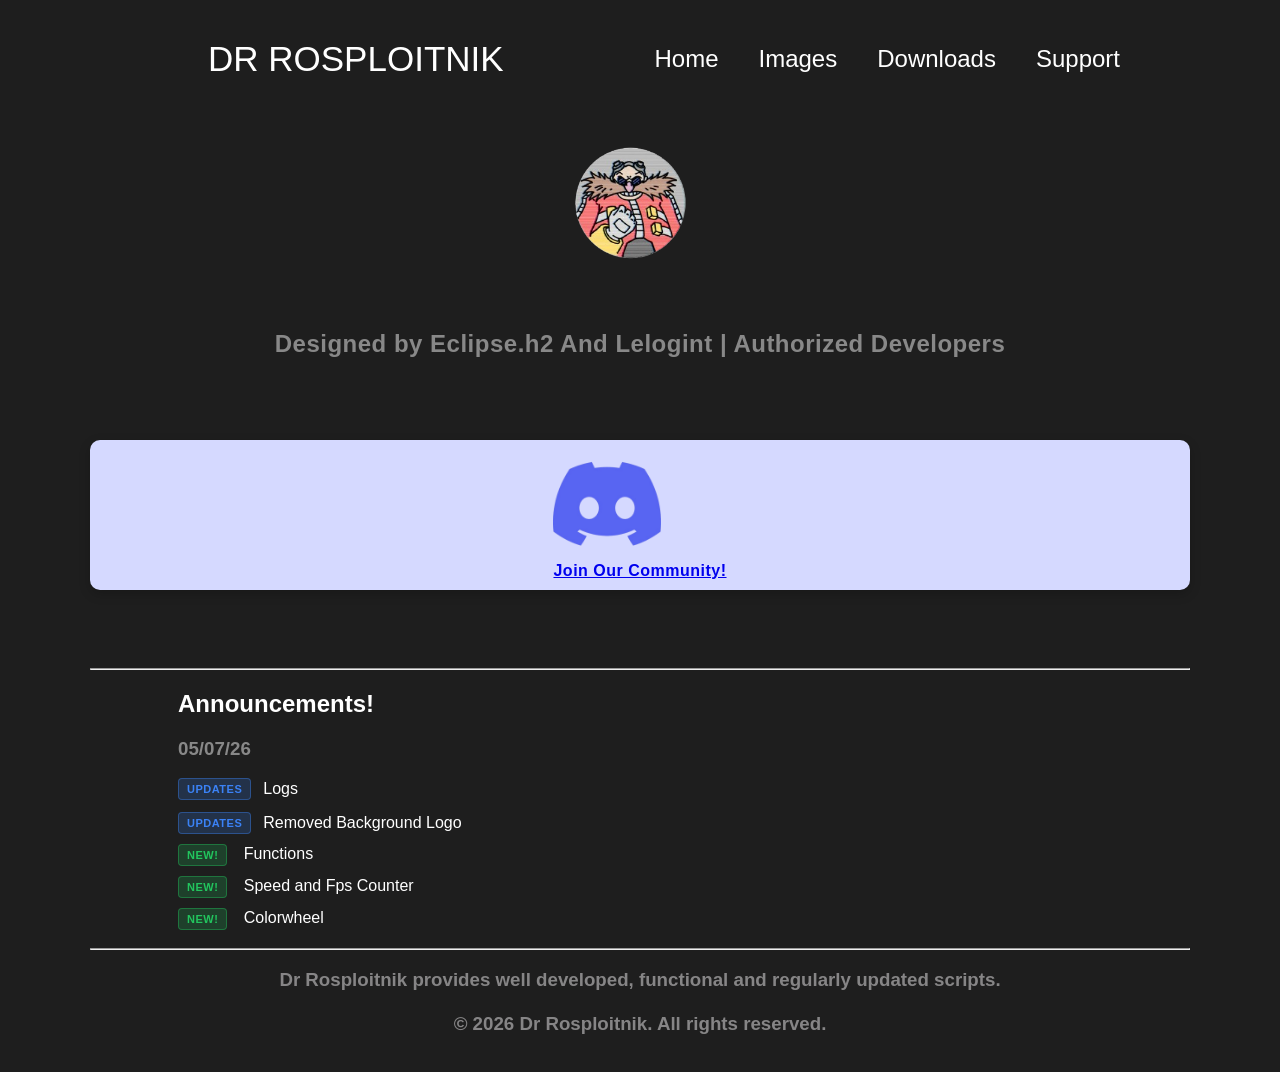
<file: index.html>
<!DOCTYPE html>
    <html lang="en">
    <head>
        <meta name="viewport" content="width=device-width, initial-scale=1.0">
        <title>Dr Rosploitnik</title>
        <link rel="icon" type="image/x-icon" href="android-chrome-512x512.png">
        <style>
            .imgMain {
                display: block;
                margin: 0;   
            }

        </style>
        <link rel="stylesheet" href="style.css">
        <script defer src="activePage.js"></script>
    </head>
    <body>

        <!--Desktop Website-->
        <nav class="navbar">
            <div class="logo">DR ROSPLOITNIK</div>
            <ul class="nav-links">
                <li><a href="index.html">Home</a></li>
                <li><a href="images.html">Images</a></li>
                <li><a href="download.html">Downloads</a></li>
                <li><a href="Support.html">Support</a></li>
            </ul>
        </nav>

    <main>
        <div class="rosploitnik-logo">
            <img src="Dr-Logo.png" width="300" height="300">
            </div>
            <div class="lower-text">
                <h4 style="text-align: center;">
              Designed by Eclipse.h2 And Lelogint   | Authorized Developers
              
                </h4>
            </div>
            <div class="discord-link">
                <a href="https://discord.gg/ACQGysdVkd" target="_blank" rel="noopener noreferrer">
    <div class="discord-logo">
        <img src="discord.png" alt="Join our Discord Server" width="108" height="108">
    </div>
    <div class="discord-text">
        <span>Join Our Community!</span>
    </div>
    </a>
     </div>
    <hr>
    <div class="Announcements">
    <h2 style="color: white;">Announcements!</h2>
    <h3 style="color: #888888;">05/07/26</h3>
    <div class="announcement-item" style="margin-bottom: 12px;">
        <span class="badge badge-update">UPDATES</span>
        <span class="announcement-text">Logs</span>
    </div>

    <div class="announcement-item">
        <span class="badge badge-update">UPDATES</span>
        <span class="announcement-text">Removed Background Logo</span>
    </div>

    <div>
   <span class="badge badge-new">NEW!</span>
        <span class="announcement-text" style="color: white;">Functions</span>
    </div>

      <div>
        <span class="badge badge-new">NEW!</span>
        <span class="announcement-text" style="color: white;">Speed and Fps Counter</span>
    </div>

      <div>
        <span class="badge badge-new">NEW!</span>
        <span class="announcement-text" style="color: white;">Colorwheel</span>
    </div>

    </div>
    <hr>
        <div bottom-text>
            <h3 style="text-align: center;">
                <span style="color: rgb(134, 133, 134);">Dr Rosploitnik provides well developed, functional and regularly updated scripts.
                    <br>
                    <br>
                    <span>© 2026 Dr Rosploitnik. All rights reserved.</span>
            </h3>
            <br>
        </span>
        </div>
    </main>
</body>
</html>
</file>
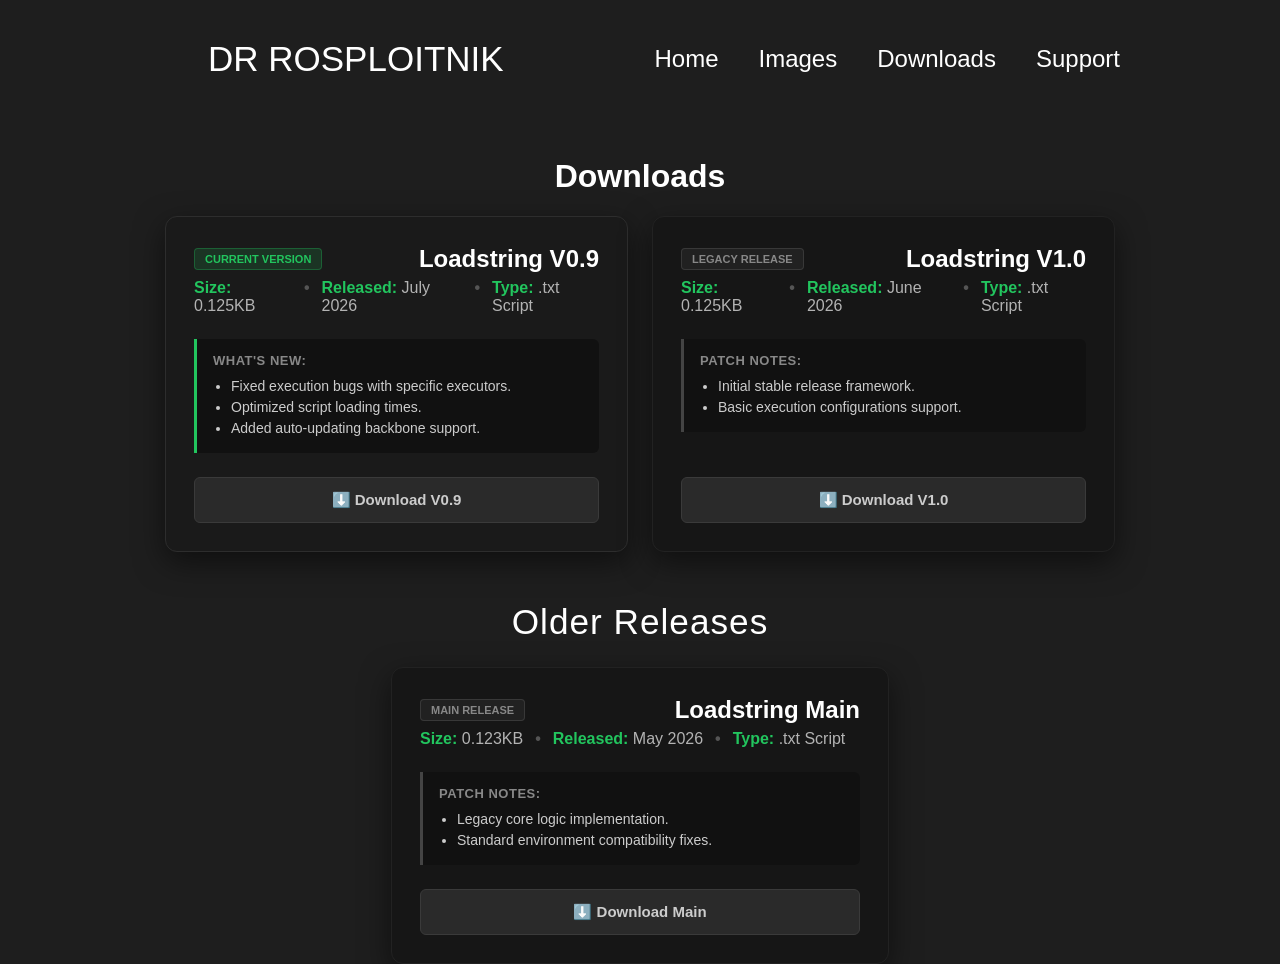
<file: download.html>
<!DOCTYPE html>
<html lang="en">
<head>
    <title>Dr Rosploitnik - Downloads</title>
    <link rel="icon" type="image/x-icon" href="android-chrome-512x512.png">
    <link rel="stylesheet" href="style.css">
    <script defer src="activePage.js"></script>
</head>
<body>
    <nav class="navbar">
        <div class="logo">DR ROSPLOITNIK</div>
        <ul class="nav-links">
            <li><a href="index.html">Home</a></li>
            <li><a href="images.html">Images</a></li>
            <li><a href="download.html">Downloads</a></li>
            <li><a href="Support.html">Support</a></li>
        </ul>
    </nav>

    <main class="download-container">
        <h1 style="color: white;">Downloads</h1>

        <!-- Grid layout container for side-by-side components -->
        <div class="download-grid">
            
            <!-- Active/Current Release Card (V0.9) -->
            <div class="download-card">
                <div class="card-header">
                    <span class="version-tag">Current Version</span>
                    <h2>Loadstring V0.9</h2>
                </div>
                
                <!-- Metadata Section -->
                <div class="metadata">
                    <span><strong>Size:</strong> 0.125KB</span>
                    <span class="divider">•</span>
                    <span><strong>Released:</strong> July 2026</span>
                    <span class="divider">•</span>
                    <span><strong>Type:</strong> .txt Script</span>
                </div>

                <!-- Changelog Section -->
                <div class="changelog">
                    <h3>What's New:</h3>
                    <ul>
                        <li>Fixed execution bugs with specific executors.</li>
                        <li>Optimized script loading times.</li>
                        <li>Added auto-updating backbone support.</li>
                    </ul>
                </div>

                <a href="loadstring.V0.9.txt" download class="download-btn" onclick="onClick()">
                    <span>⬇️ Download V0.9</span>
                </a>
            </div>

            <!-- Legacy Version 1.0 Card (Sits next to V0.9) -->
            <div class="download-card legacy-card">
                <div class="card-header">
                    <span class="version-tag legacy-tag">Legacy Release</span>
                    <h2>Loadstring V1.0</h2>
                </div>
                
                <div class="metadata">
                    <span><strong>Size:</strong> 0.125KB</span>
                    <span class="divider">•</span>
                    <span><strong>Released:</strong> June 2026</span>
                    <span class="divider">•</span>
                    <span><strong>Type:</strong> .txt Script</span>
                </div>

                <div class="changelog legacy-changelog">
                    <h3>Patch Notes:</h3>
                    <ul>
                        <li>Initial stable release framework.</li>
                        <li>Basic execution configurations support.</li>
                    </ul>
                </div>

                <a href="loadstring.V1.0.txt" download class="download-btn legacy-btn">
                    <span>⬇️ Download V1.0</span>
                </a>
            </div>

        </div>

        <!-- Bottom Full-Width Section for Loadstring Main -->
<div class="other-versions-section">
    <div class="downloads" style="margin-top: 50px; margin-bottom: 20px;">
        <h2>Older Releases</h2>
    </div>

    <!-- Legacy Version Main Card (Now matches the size and layouts of the top two) -->
    <div class="download-card legacy-card">
        <div class="card-header">
            <span class="version-tag legacy-tag">Main Release</span>
            <h2>Loadstring Main</h2>
        </div>
        
        <div class="metadata">
            <span><strong>Size:</strong> 0.123KB</span>
            <span class="divider">•</span>
            <span><strong>Released:</strong> May 2026</span>
            <span class="divider">•</span>
            <span><strong>Type:</strong> .txt Script</span>
        </div>

        <!-- Added a Changelog/Notes placeholder box to fill the space and look identical to V1.0 -->
        <div class="changelog legacy-changelog">
            <h3>Patch Notes:</h3>
            <ul>
                <li>Legacy core logic implementation.</li>
                <li>Standard environment compatibility fixes.</li>
            </ul>
        </div>

        <a href="loadstring.main.txt" download class="download-btn legacy-btn">
            <span>⬇️ Download Main</span>
        </a>
    </div>
</div>

    <script>
        function downloadTxtFile(text, filename = "instructions.txt") {
            const blob = new Blob([text], { type: "text/plain" });
            const link = document.createElement("a");
            link.style.display = "none";
            link.href = URL.createObjectURL(blob);
            link.download = filename;
            document.body.appendChild(link);
            link.click();
            document.body.removeChild(link);
            URL.revokeObjectURL(link.href);
        }
        function instructions(){
            let wantInstruction = prompt("Do you want instructions for loadstring? (y/n)");
            if(wantInstruction === "y" || wantInstruction === "Y"){
                downloadTxtFile("INSTRUCTIONS NEED TO BE WRITTEN IN THESE LINES \n\n Copy the loadstring into your executor \n\n And Enjoy", "instructions.txt");
            }
        }
        function onClick(){
            setTimeout(instructions, 500);
        }
    </script>
</body>
</html>
</file>
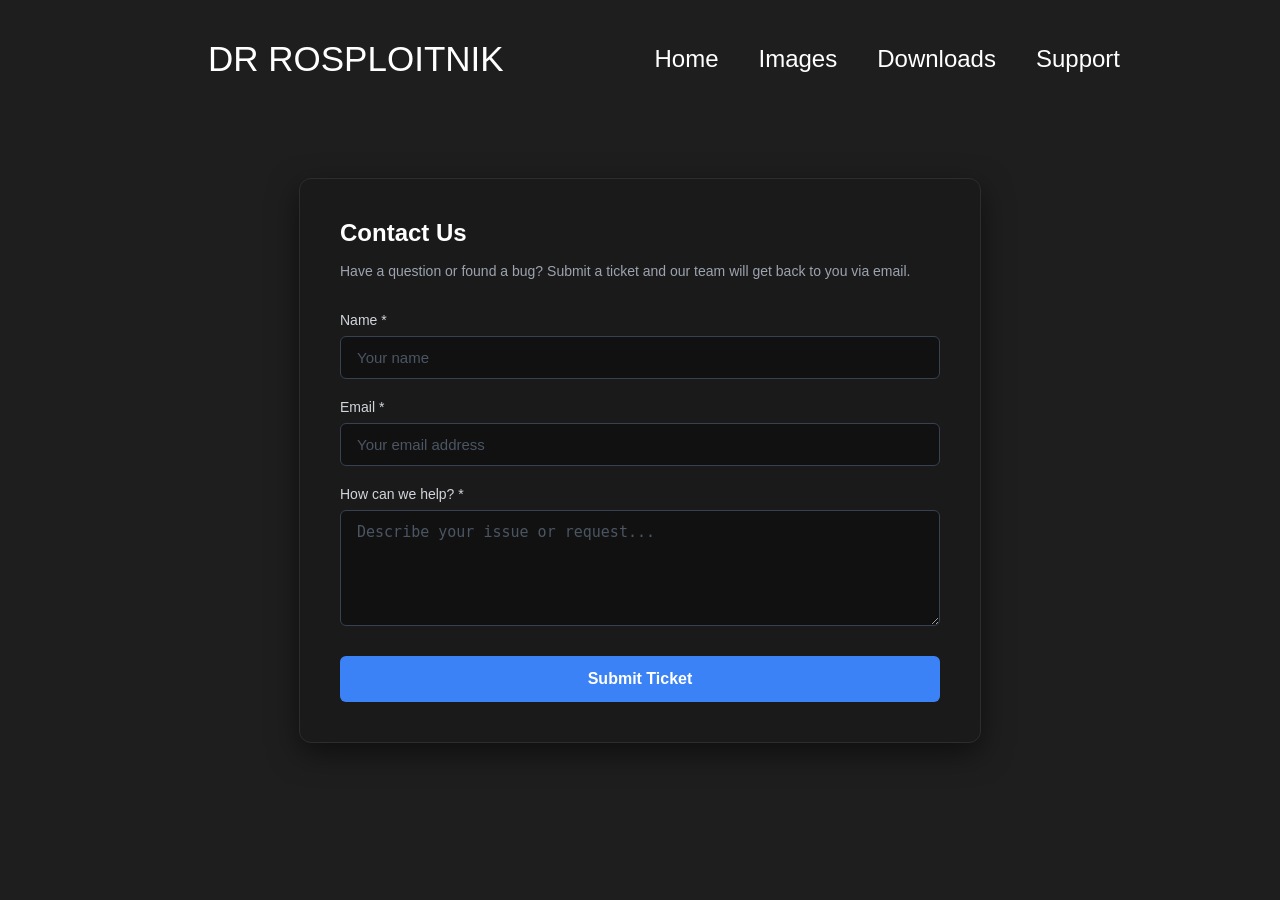
<file: Support.html>
<!DOCTYPE html>
<html lang="en">
<head>
    <title>Dr Rosploitnik</title>
    <link rel="icon" type="image/x-icon" href="android-chrome-512x512.png">
    <link rel="stylesheet" href="style.css">
    <script defer src="activePage.js"></script>
</head>
<body>
    <nav class="navbar">
            <div class="logo">DR ROSPLOITNIK</div>
            <ul class="nav-links">
                <li><a href="index.html">Home</a></li>
                <li><a href="images.html">Images</a></li>
                <li><a href="download.html">Downloads</a></li>
                <li><a href="Support.html">Support</a></li>
            </ul>
        </nav>


      <div class="support-container">
  <h2>Contact Us</h2>
  <p class="support-subtitle">Have a question or found a bug? Submit a ticket and our team will get back to you via email.</p>
  
  <form class="support-form">
    <div class="form-group">
      <label for="name">Name *</label>
      <input type="text" id="name" required placeholder="Your name">
    </div>

    <div class="form-group">
      <label for="email">Email *</label>
      <input type="email" id="email" required placeholder="Your email address">
    </div>

    <div class="form-group">
      <label for="message">How can we help? *</label>
      <textarea id="message" rows="5" required placeholder="Describe your issue or request..."></textarea>
    </div>

    <button type="submit" class="submit-btn">Submit Ticket</button>
  </form>
  <div id="success-message" style="display: none; color: #10b981; text-align: center; margin-top: 20px; font-weight: 500;">
  ✔ Ticket submitted successfully! We'll be in touch soon.
</div>
</div>
    </main>
    <script>
  document.querySelector('.support-form').addEventListener('submit', function(e) {
    e.preventDefault(); // Prevents the page from refreshing
    
    // Hide the form
    this.style.display = 'none';
    
    // Show the success message
    document.getElementById('success-message').style.display = 'block';
    
  });
</script>
<script>
  document.querySelector('.support-form').addEventListener('submit', function(e) {
    e.preventDefault(); // Prevents the page from refreshing

    // 1. Grab the values the user typed into the form
    const userName = document.getElementById('name').value;
    const userEmail = document.getElementById('email').value;
    const userMessage = document.getElementById('message').value;

    // 2. Your Discord Webhook URL (Paste yours here)
    const webhookUrl = 'https://discord.com/api/webhooks/1525437661702127637/UkTO9qlOzTpyx1dveCx1mBlBySuJnVqij9eKN1xhLI1ZFfWf6bWOX4BYRALy-npB34V7';

    // 3. Format the data into a clean Discord Embed card
    const discordPayload = {
      embeds: [{
        title: "📩 New Support Ticket Submitted",
        color: 3447003, // A clean blue accent color bar
        fields: [
          { name: "👤 Name", value: userName, inline: true },
          { name: "📧 Email", value: userEmail, inline: true },
          { name: "💬 Message", value: userMessage, inline: false }
        ],
        timestamp: new Date().toISOString(),
        footer: { text: "Dr Rosploitnik Support System" }
      }]
    };

    // 4. Send the data to Discord
    fetch(webhookUrl, {
      method: 'POST',
      headers: {
        'Content-Type': 'application/json'
      },
      body: JSON.stringify(discordPayload)
    })
    .then(response => {
      if (response.ok) {
        // Hide the form on success
        document.querySelector('.support-form').style.display = 'none';
        // Show the success message
        document.getElementById('success-message').style.display = 'block';
      } else {
        alert("Something went wrong. Please try submitting again.");
      }
    })
    .catch(error => {
      console.error('Error sending to Discord:', error);
      alert("Network error. Please try again later.");
    });
  });
</script>
</body>
</html>
</file>
<file: style.css>
body {
    margin: 0 auto;
    width: 1100px;
    font-family: "Saira", sans-serif;
    background-color: #1e1e1e;
}

.navbar {
    display: flex;
    justify-content: space-between;
    align-items: center;
    background-color: #1e1e1e;
    color: rgb(26, 26, 26);
    padding: 25px 30px;
    position: relative;
    z-index: 1000;
}

.nav-links {
    font-family: Arial, Helvetica, sans-serif;
    font-size: x-large;
    list-style: none;
    display: flex;
    gap: 40px;
    margin: 0;
    padding: 20px 40px;
}

.nav-links a {
    color: #ffffff !important; 
    text-decoration: none;
    transition: color 0.2s ease;
}

.nav-links a:hover {
    color: #5865F2 !important;
    text-decoration: underline;
}

.logo {
    display: flex;
    justify-content: center;
    align-items: center;
    outline: none;
    text-decoration: none;
    margin-left: 88px;
    font-family: Arial, Helvetica, sans-serif;
    font-weight: 200;
    font-size: 35px;
    color: #ffffff;
}


.rosploitnik-logo {
    display: flex;
    justify-content: center;
    align-items: center;
    transform: translateY(-55px);
}

.Announcements {
    font-family: 'Segoe UI', Tahoma, Geneva, Verdana, sans-serif;
    margin-left: 88px;
}

.lower-text {
    text-decoration: none;
    transform: translateY(-120px);
    font-family: 'Segoe UI', Tahoma, Geneva, Verdana, sans-serif;
    font-size: 24px;
    letter-spacing: 0.5px;
    color: #888888;
}


.discord-link {
    height: auto;
    object-fit: contain;
    transform: translateY(-70px);
    display: flex;
    justify-content: center;
    align-items: center;
    gap: 12px;
    background-color: #d5d9ff;
    color: #ffffff;
    padding: 10px 20px;
    border-radius: 10px;
    text-decoration: none;
    box-shadow: 0 4px 12px rgba(0, 0, 0, 0.2);
    transition: background-color 0.2s ease, transform 0.2s ease;
    font-weight: bold;
    font-family: sans-serif;
}

.discord-text {
    font-size: 16px;
    letter-spacing: 0.5px;
}

.discord-link:hover {
    background-color: #4752C4;
}


.support-container {
    max-width: 600px;
    margin: 60px auto;
    padding: 40px;
    background-color: #1a1a1a;
    border: 1px solid #2d2d2d;
    border-radius: 12px;
    box-shadow: 0 10px 30px rgba(0, 0, 0, 0.5);
    font-family: 'Segoe UI', Tahoma, Geneva, Verdana, sans-serif;
}

.support-container h2 {
    color: #ffffff;
    margin-top: 0;
    margin-bottom: 8px;
    font-size: 24px;
}

.support-subtitle {
    color: #9ca3af;
    font-size: 14px;
    margin-bottom: 30px;
    line-height: 1.5;
}

.form-group {
    margin-bottom: 20px;
    display: flex;
    flex-direction: column;
    gap: 8px;
}

.form-group label {
    color: #d1d5db;
    font-size: 14px;
    font-weight: 500;
    text-align: left;
}

.form-group input,
.form-group textarea {
    width: 100%;
    padding: 12px 16px;
    background-color: #111111;
    border: 1px solid #374151;
    border-radius: 6px;
    color: #ffffff;
    font-size: 15px;
    transition: border-color 0.2s ease, box-shadow 0.2s ease;
    box-sizing: border-box;
}

.form-group input:focus,
.form-group textarea:focus {
    outline: none;
    border-color: #3b82f6;
    box-shadow: 0 0 0 3px rgba(59, 130, 246, 0.2);
}

::placeholder {
    color: #4b5563;
}

.submit-btn {
    width: 100%;
    padding: 14px;
    background-color: #3b82f6;
    color: #ffffff;
    border: none;
    border-radius: 6px;
    font-size: 16px;
    font-weight: 600;
    cursor: pointer;
    transition: background-color 0.2s ease, transform 0.1s ease;
    margin-top: 10px;
}

.submit-btn:hover {
    background-color: #2563eb;
}

.submit-btn:active {
    transform: scale(0.98);
}


.Images {
    display: block;
    text-align: center;
    color: #ffffff;
    font-family: 'Segoe UI', Tahoma, Geneva, Verdana, sans-serif;
}

.announcement-item {
    display: flex;
    align-items: center;
    margin-bottom: 10px;
    font-family: 'Inter', sans-serif;
    color: #ffffff;
}

.badge {
    display: inline-block;
    padding: 4px 8px;
    font-size: 11px;
    font-weight: 700;
    letter-spacing: 0.5px;
    border-radius: 4px;
    margin-right: 12px;
    text-transform: uppercase;
}

.badge-update {
    background-color: rgba(59, 130, 246, 0.2);
    color: #3b82f6;
    border: 1px solid rgba(59, 130, 246, 0.4);
}

.badge-new {
    margin-bottom: 10px;
    background-color: rgba(34, 197, 94, 0.2);
    color: #22c55e;
    border: 1px solid rgba(34, 197, 94, 0.4);
}

.Ui-Selection {
    overflow: hidden;
    transform: translateY(25px);
    margin-left: 80px;
    gap: 100px;
    align-items: self-start;
    flex-wrap: wrap;
    display: flex;
    object-fit: cover;
}

.Ui-Selection img {
    width: 200px;
    height: 200px;
    object-fit: cover;
    transition: transform 0.6s ease;
}

.Ui-Selection img:hover {
    transform: scale(1.1);
}

.download-container {
    max-width: 950px; 
    margin: 40px auto 0 auto;
    padding: 0 20px;
    text-align: center;
}

.downloads h2 {
    color: white;
    font-weight: lighter;
    font-family: Arial, Helvetica, sans-serif;
    letter-spacing: 1px;
    font-size: 2.2rem;
    margin-bottom: 25px;
}

.download-grid {
    display: flex;
    gap: 24px;
    margin-bottom: 30px;
    align-items: stretch; 
}

.download-card {
    background: #1a1a1a;
    border: 1px solid #2d2d2d;
    border-radius: 12px;
    padding: 28px;
    text-align: left;
    box-shadow: 0 10px 30px rgba(0, 0, 0, 0.5);
    font-family: 'Segoe UI', Tahoma, sans-serif;
    

    flex: 1;
    display: flex;
    flex-direction: column;
}

.card-header {
    display: flex;
    justify-content: space-between;
    align-items: center;
    gap: 10px;
    margin-bottom: 6px;
}

.card-header h2 {
    margin: 0;
    font-size: 1.5rem;
    color: #fff;
    font-weight: 600;
}

.version-tag {
    background: rgba(34, 197, 94, 0.15);
    color: #22c55e;
    border: 1px solid rgba(34, 197, 94, 0.3);
    padding: 4px 10px;
    border-radius: 4px;
    font-size: 11px;
    font-weight: 700;
    text-transform: uppercase;
}

/* Metadata Text Styling */
.metadata {
    font-size: 16px; 
    color: #b3b3b3; 
    display: flex;
    gap: 12px;      
    margin-bottom: 24px;
    font-family: 'Segoe UI', Tahoma, sans-serif;
}

.metadata strong {
    color: #22c55e; 
    font-weight: 600;
}

.metadata .divider {
    color: #555;
    font-weight: bold;
}

.changelog {
    background: #111111;
    border-left: 3px solid #22c55e;
    padding: 14px 16px;
    border-radius: 0 6px 6px 0;
    margin-bottom: 24px;
}

.changelog h3 {
    margin: 0 0 8px 0;
    font-size: 13px;
    color: #888888;
    text-transform: uppercase;
    letter-spacing: 0.5px;
}

.changelog ul {
    margin: 0;
    padding-left: 18px;
    font-size: 14px;
    color: #cccccc;
    line-height: 1.5;
}

.download-btn {
    margin-top: auto;
    display: flex;
    justify-content: center;
    align-items: center;
    background: #2a2a2a;
    border: 1px solid #3a3a3a;
    color: #cccccc !important;
    padding: 13px;
    border-radius: 6px;
    text-decoration: none !important;
    font-weight: bold;
    font-size: 15px;
    transition: background 0.2s ease, transform 0.1s ease, border-color 0.2s, box-shadow 0.2s;
    text-align: center;
}

.download-btn:hover {
    background: #2ee66d; 
    box-shadow: 0 0 15px rgba(46, 230, 109, 0.4);
    transform: translateY(-1px);
}

.legacy-card {
    border: 1px solid #222222;
    background: #161616;
}

.legacy-tag {
    background: rgba(255, 255, 255, 0.05);
    color: #888888;
    border: 1px solid rgba(255, 255, 255, 0.1);
}

.legacy-changelog {
    border-left: 3px solid #444444;
}

.legacy-btn {
    background: #2a2a2a;
    border: 1px solid #3a3a3a;
    color: #cccccc !important;
}

.legacy-btn:hover {
    background: #22c55e !important;
    color: #ffffff !important;
    border-color: #22c55e !important;
    box-shadow: 0 0 15px rgba(34, 197, 94, 0.3);
}

.other-versions-section .download-card {
    max-width: 440px; /* Limits size to look exactly like the top individual grid columns */
    margin: 20px auto 0 auto;
}
</file>
